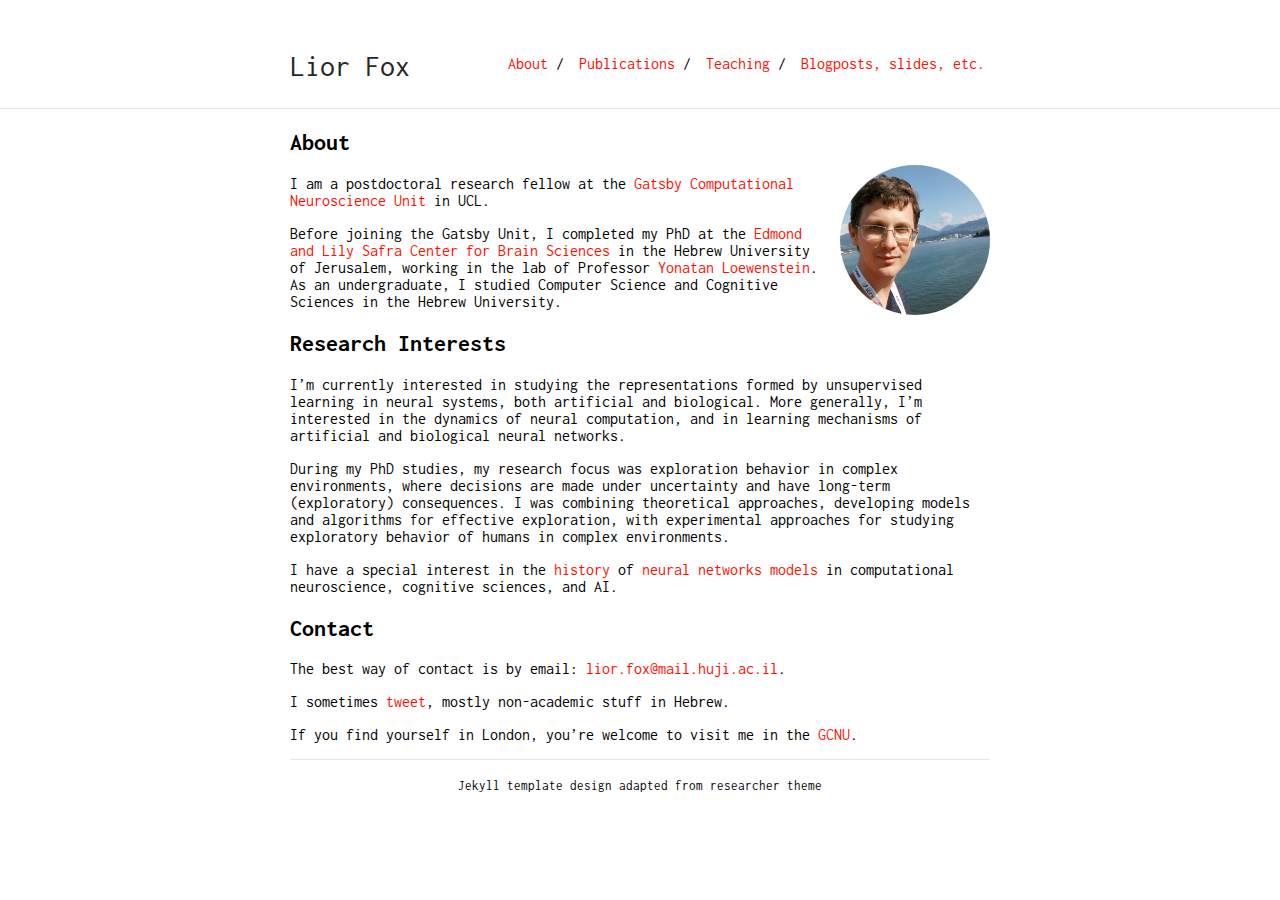
<file: index.html>
<!DOCTYPE html> <html lang="en"> <head> <title>Lior Fox </title> <meta charset="utf-8"> <meta name="viewport" content="width=device-width, initial-scale=1"> <meta name="keywords" content="blog, accent, , Lior Fox, jekyll"> <meta name="author" content=""> <meta name="description" content=""> <link href='https://fonts.googleapis.com/css?family=Inconsolata:400,700' rel='stylesheet' type='text/css'> <link rel="alternate" type="application/rss+xml" title="Lior Fox RSS" href="/feed.xml"/> <link rel="stylesheet" href="/css/main.css"> <meta name="og:description" content=""> <meta name="og:title" content="Lior Fox"> <meta name="og:url" content="https://liorfox.github.io/"> <meta name="og:type" content="article"> <meta name="twitter:card" content="summary"> <meta name="twitter:title" content="Lior Fox"> <meta name="twitter:description" content=""> <meta name="twitter:url" content="https://liorfox.github.io/"> <meta name="twitter:image" content=""> </head> <body> <div class="wrapper"> <div class="navbar container"> <a id="author-name" class="alignable pull-left" href="https://liorfox.github.io">Lior Fox</a> <ul id="navlist" class="alignable pull-right navbar-ul"> <li class="alignable pull-left nav-list"> <a href="/">About</a> / </li> <li class="alignable pull-left nav-list"> <a href="pubs">Publications</a> / </li> <li class="alignable pull-left nav-list"> <a href="teaching">Teaching</a> / </li> <li class="alignable pull-left nav-list"> <a href="other">Blogposts, slides, etc.</a> </li> </ul> </div> <div style="clear:both"></div> <hr> <div class="container content"> <h2 id="about">About</h2> <p><img class="profile-picture" src="avatarsquare.jpg"></p> <p>I am a postdoctoral research fellow at the <a href="https://www.ucl.ac.uk/gatsby/" target="_blank" rel="noopener noreferrer">Gatsby Computational Neuroscience Unit</a> in UCL.</p> <p>Before joining the Gatsby Unit, I completed my PhD at the <a href="https://elsc.huji.ac.il/" target="_blank" rel="noopener noreferrer">Edmond and Lily Safra Center for Brain Sciences</a> in the Hebrew University of Jerusalem, working in the lab of Professor <a href="https://loewenstein.huji.ac.il/" target="_blank" rel="noopener noreferrer">Yonatan Loewenstein</a>. As an undergraduate, I studied Computer Science and Cognitive Sciences in the Hebrew University.</p> <h2 id="research-interests">Research Interests</h2> <p>I’m currently interested in studying the representations formed by unsupervised learning in neural systems, both artificial and biological. More generally, I’m interested in the dynamics of neural computation, and in learning mechanisms of artificial and biological neural networks.</p> <p>During my PhD studies, my research focus was exploration behavior in complex environments, where decisions are made under uncertainty and have long-term (exploratory) consequences. I was combining theoretical approaches, developing models and algorithms for effective exploration, with experimental approaches for studying exploratory behavior of humans in complex environments.</p> <p>I have a special interest in the <a href="https://liorfox.substack.com" target="_blank" rel="noopener noreferrer">history</a> of <a href="history">neural networks models</a> in computational neuroscience, cognitive sciences, and AI.</p> <h2 id="contact">Contact</h2> <p>The best way of contact is by email: <a href="mailto:lior.fox@mail.huji.ac.il">lior.fox@mail.huji.ac.il</a>.</p> <p>I sometimes <a href="https://twitter.com/__lfx" target="_blank" rel="noopener noreferrer">tweet</a>, mostly non-academic stuff in Hebrew.</p> <p>If you find yourself in London, you’re welcome to visit me in the <a href="https://maps.app.goo.gl/78yJoUnorA6SRQE7A" target="_blank" rel="noopener noreferrer">GCNU</a>.</p> <hr> <p style="text-align: center; margin-bottom: 10px"> <small>Jekyll template design adapted from <a target="_blank" style="color: black" href="https://github.com/ankitsultana/researcher" rel="noopener noreferrer">researcher</a> theme</small> </p> </div> </div> </body> <footer> </footer>
</file>
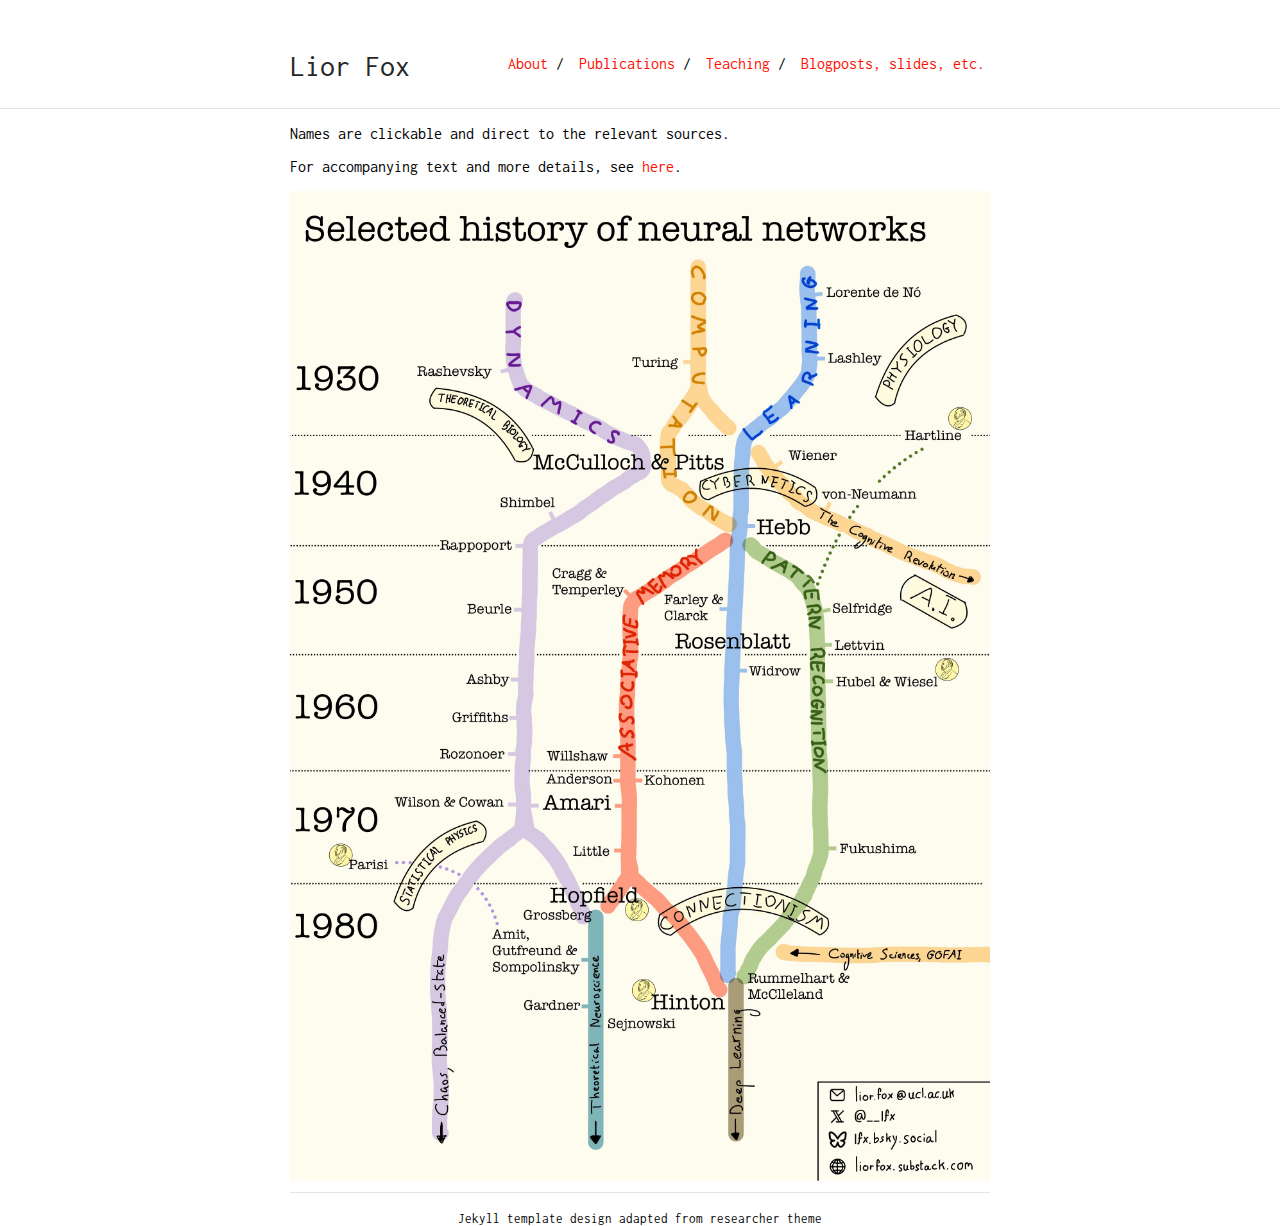
<file: history.html>
<!DOCTYPE html> <html lang="en"> <head> <title>Lior Fox | Selected history of neural networks</title> <meta charset="utf-8"> <meta name="viewport" content="width=device-width, initial-scale=1"> <meta name="keywords" content="blog, accent, , Lior Fox, jekyll"> <meta name="author" content=""> <meta name="description" content=""> <link href='https://fonts.googleapis.com/css?family=Inconsolata:400,700' rel='stylesheet' type='text/css'> <link rel="alternate" type="application/rss+xml" title="Lior Fox RSS" href="/feed.xml"/> <link rel="stylesheet" href="/css/main.css"> <meta name="og:description" content=""> <meta name="og:title" content="Lior Fox"> <meta name="og:url" content="https://liorfox.github.io/history.html"> <meta name="og:type" content="article"> <meta name="twitter:card" content="summary"> <meta name="twitter:title" content="Lior Fox"> <meta name="twitter:description" content=""> <meta name="twitter:url" content="https://liorfox.github.io/history.html"> <meta name="twitter:image" content=""> </head> <body> <div class="wrapper"> <div class="navbar container"> <a id="author-name" class="alignable pull-left" href="https://liorfox.github.io">Lior Fox</a> <ul id="navlist" class="alignable pull-right navbar-ul"> <li class="alignable pull-left nav-list"> <a href="/">About</a> / </li> <li class="alignable pull-left nav-list"> <a href="pubs">Publications</a> / </li> <li class="alignable pull-left nav-list"> <a href="teaching">Teaching</a> / </li> <li class="alignable pull-left nav-list"> <a href="other">Blogposts, slides, etc.</a> </li> </ul> </div> <div style="clear:both"></div> <hr> <div class="container content"> <p>Names are clickable and direct to the relevant sources.</p> <p>For accompanying text and more details, see <a href="https://liorfox.substack.com/p/mapping-out" target="_blank" rel="noopener noreferrer">here</a>.</p> <svg style="width:100%" xmlns="http://www.w3.org/2000/svg" xmlns:xlink="http://www.w3.org/1999/xlink" viewbox="0 0 2182 3086"> <style>.image-mapper-shape{fill:rgba(0,0,0,0)}g:hover .image-mapper-shape{stroke:#110e0e;stroke-width:5px;opacity:70%}</style> <image xlink:href="/assets/nn_timeline_v9.jpeg"></image> <a xlink:href="https://www.sciencedirect.com/science/article/pii/S0303264706002140" target="_blank" xlink:title=""> <g> <rect x="379.20797720797725" y="518.0436847103514" width="267.31054131054134" height="84.95916429249769" class="image-mapper-shape" data-index="1"></rect> </g> </a> <a xlink:href="https://link.springer.com/article/10.1007/BF02478259" target="_blank" xlink:title=""> <g> <rect x="756.343779677113" y="797.7872744539411" width="598.8584995251662" height="74.59829059829065" class="image-mapper-shape" data-index="2"></rect> </g> </a> <a xlink:href="https://www.cs.virginia.edu/~robins/Turing_Paper_1936.pdf" target="_blank" xlink:title=""> <g> <rect x="1050.5925925925928" y="497.3219373219373" width="178.20702754036074" height="76.6704653371321" class="image-mapper-shape" data-index="4"></rect> </g> </a> <a xlink:href="https://journals.sagepub.com/doi/10.1177/10738584231179932" target="_blank" xlink:title=""> <g> <rect x="1653.5954415954416" y="281.8157644824312" width="317.0427350427351" height="62.16524216524215" class="image-mapper-shape" data-index="5"></rect> </g> </a> <a xlink:href="https://pmc.ncbi.nlm.nih.gov/articles/PMC6417981/" target="_blank" xlink:title=""> <g> <rect x="1659.8119658119658" y="489.03323836657165" width="196.85660018993326" height="62.16524216524152" class="image-mapper-shape" data-index="6"></rect> </g> </a> <a xlink:href="https://direct.mit.edu/books/oa-monograph/4581/Cybernetics-or-Control-and-Communication-in-the" target="_blank" xlink:title=""> <g> <rect x="1539.6258309591644" y="777.0655270655271" width="178.20702754036097" height="89.10351377018037" class="image-mapper-shape" data-index="7"></rect> </g> </a> <a xlink:href="https://web.mit.edu/sts.035/www/PDFs/edvac.pdf" target="_blank" xlink:title=""> <g> <rect x="1645.306742640076" y="911.7568850902185" width="314.97056030389376" height="62.16524216524215" class="image-mapper-shape" data-index="8"></rect> </g> </a> <a xlink:href="https://link.springer.com/article/10.1007/BF02478329" target="_blank" xlink:title=""> <g> <rect x="634.08547008547" y="922.1177587844255" width="203.07312440645774" height="84.95916429249758" class="image-mapper-shape" data-index="9"></rect> </g> </a> <a xlink:href="https://link.springer.com/article/10.1007/BF02477821" target="_blank" xlink:title=""> <g> <rect x="451.7340930674264" y="1054.7369420702753" width="256.94966761633435" height="84.95916429249769" class="image-mapper-shape" data-index="10"></rect> </g> </a> <a xlink:href="https://royalsocietypublishing.org/doi/10.1098/rstb.1956.0012" target="_blank" xlink:title=""> <g> <rect x="534.6210826210826" y="1249.5213675213674" width="169.91832858499527" height="91.17568850902194" class="image-mapper-shape" data-index="11"></rect> </g> </a> <a xlink:href="https://psycnet.apa.org/record/1950-02200-000" target="_blank" xlink:title=""> <g> <rect x="1438.0892687559353" y="1005.0047483380816" width="192.7122507122508" height="78.74264007597333" class="image-mapper-shape" data-index="12"></rect> </g> </a> <a xlink:href="https://dl.acm.org/doi/10.1145/1455292.1455310" target="_blank" xlink:title=""> <g> <rect x="1674.3171889838557" y="1259.8822412155746" width="213.43399810066467" height="76.67046533713187" class="image-mapper-shape" data-index="13"></rect> </g> </a> <a xlink:href="https://ieeexplore.ieee.org/document/4065609" target="_blank" xlink:title=""> <g> <rect x="1676.389363722697" y="1382.1405508072176" width="194.78442545109215" height="64.2374169040836" class="image-mapper-shape" data-index="14"></rect> </g> </a> <a xlink:href="https://academic.oup.com/brain/article/78/2/304/412402" target="_blank" xlink:title=""> <g> <rect x="801.9316239316239" y="1145.9126305792972" width="238.30009496676155" height="120.18613485280162" class="image-mapper-shape" data-index="15"></rect> </g> </a> <a xlink:href="https://dl.acm.org/doi/10.1145/1455292.1455309" target="_blank" xlink:title=""> <g> <rect x="1168.7065527065527" y="1245.3770180436848" width="188.5679012345679" height="93.24786324786328" class="image-mapper-shape" data-index="16"></rect> </g> </a> <a xlink:href="https://www.nature.com/articles/196561a0" target="_blank" xlink:title=""> <g> <rect x="534.6210826210827" y="1475.3884140550806" width="171.9905033238366" height="78.74264007597344" class="image-mapper-shape" data-index="18"></rect> </g> </a> <a xlink:href="https://www.sciencedirect.com/science/article/pii/S0006349563868228" target="_blank" xlink:title=""> <g> <rect x="491.1054131054131" y="1587.2858499525166" width="205.14529914529913" height="82.88698955365612" class="image-mapper-shape" data-index="19"></rect> </g> </a> <a xlink:href="https://www.mathnet.ru/php/archive.phtml?wshow=paper&amp;jrnid=at&amp;paperid=10171&amp;option_lang=eng" target="_blank" xlink:title=""> <g> <rect x="453.8062678062678" y="1703.3276353276353" width="230.01139601139607" height="87.03133903133903" class="image-mapper-shape" data-index="20"></rect> </g> </a> <a xlink:href="https://pubmed.ncbi.nlm.nih.gov/4332108/" target="_blank" xlink:title=""> <g> <rect x="314.97056030389365" y="1854.596391263058" width="354.34188034188037" height="91.17568850902171" class="image-mapper-shape" data-index="21"></rect> </g> </a> <a xlink:href="https://ieeexplore.ieee.org/document/4309193" target="_blank" xlink:title=""> <g> <rect x="774.9933523266857" y="1864.957264957265" width="113.96961063627725" height="87.03133903133903" class="image-mapper-shape" data-index="22"></rect> </g> </a> <a xlink:href="https://ieeexplore.ieee.org/document/1672070" target="_blank" xlink:title=""> <g> <rect x="899.3238366571701" y="1867.0294396961062" width="130.5470085470091" height="84.95916429249769" class="image-mapper-shape" data-index="24"></rect> </g> </a> <a xlink:href="https://www.pnas.org/doi/10.1073/pnas.79.8.2554" target="_blank" xlink:title=""> <g> <rect x="785.3542260208927" y="2138.4843304843303" width="306.68186134852806" height="93.24786324786328" class="image-mapper-shape" data-index="25"></rect> </g> </a> <a xlink:href="https://ieeexplore.ieee.org/document/6313075" target="_blank" xlink:title=""> <g> <rect x="710.7559354226021" y="2237.948717948718" width="244.5166191832859" height="45.58784425451131" class="image-mapper-shape" data-index="26"></rect> </g> </a> <a xlink:href="https://journals.aps.org/prl/abstract/10.1103/PhysRevLett.55.1530" target="_blank" xlink:title=""> <g> <rect x="623.724596391263" y="2293.8974358974365" width="302.53751187084526" height="174.06267806267806" class="image-mapper-shape" data-index="27"></rect> </g> </a> <a xlink:href="https://iopscience.iop.org/article/10.1088/0305-4470/21/1/030" target="_blank" xlink:title=""> <g> <rect x="696.2507122507122" y="2501.1149097815764" width="223.79487179487182" height="68.38176638176628" class="image-mapper-shape" data-index="28"></rect> </g> </a> <a xlink:href="https://mitpress.mit.edu/9780262680530/parallel-distributed-processing-volume-1/" target="_blank" xlink:title=""> <g> <rect x="1421.5118708452042" y="2422.3722697056032" width="341.90883190883187" height="103.60873694207021" class="image-mapper-shape" data-index="29"></rect> </g> </a> <a xlink:href="https://link.springer.com/article/10.1007/BF00344251" target="_blank" xlink:title=""> <g> <rect x="1697.111111111111" y="2016.2260208926875" width="263.16619183285843" height="64.23741690408337" class="image-mapper-shape" data-index="30"></rect> </g> </a> <a xlink:href="https://physoc.onlinelibrary.wiley.com/doi/abs/10.1113/jphysiol.1962.sp006837" target="_blank" xlink:title=""> <g> <rect x="1688.8224121557455" y="1494.0379867046533" width="329.4757834757834" height="68.38176638176651" class="image-mapper-shape" data-index="31"></rect> </g> </a> <a xlink:href="https://www.ling.upenn.edu/courses/cogs501/Rosenblatt1958.pdf" target="_blank" xlink:title=""> <g> <rect x="1181.1396011396012" y="1353.1301044634379" width="389.5688509021843" height="87.03133903133903" class="image-mapper-shape" data-index="32"></rect> </g> </a> <a xlink:href="https://link.springer.com/chapter/10.1007/978-1-4684-1716-6_25" target="_blank" xlink:title=""> <g> <rect x="1413.2231718898386" y="1456.738841405508" width="194.78442545109215" height="74.59829059829053" class="image-mapper-shape" data-index="33"></rect> </g> </a> <a xlink:href="https://journals.physiology.org/doi/abs/10.1152/ajplegacy.1938.121.2.400" target="_blank" xlink:title=""> <g> <rect x="1893.9677113010446" y="729.4055080721747" width="209.2896486229822" height="70.45394112060785" class="image-mapper-shape" data-index="34"></rect> </g> </a> <a xlink:href="https://www.nature.com/articles/222960a0" target="_blank" xlink:title=""> <g> <rect x="799.8594491927824" y="1724.0493827160494" width="203.07312440645785" height="60.093067426400694" class="image-mapper-shape" data-index="35"></rect> </g> </a> <a xlink:href="https://www.sciencedirect.com/science/article/pii/0025556472900752" target="_blank" xlink:title=""> <g> <rect x="789.4985754985755" y="1794.5033238366573" width="219.65052231718892" height="55.948717948717785" class="image-mapper-shape" data-index="36"></rect> </g> </a> <a xlink:href="https://ieeexplore.ieee.org/document/5008975" target="_blank" xlink:title=""> <g> <rect x="1089.9639126305794" y="1800.7198480531815" width="209.28964862298176" height="66.30959164292494" class="image-mapper-shape" data-index="37"></rect> </g> </a> <a xlink:href="https://link.springer.com/chapter/10.1007/978-1-4613-0411-1_12" target="_blank" xlink:title=""> <g> <rect x="862.0246913580247" y="2018.2981956315289" width="161.62962962962956" height="76.67046533713255" class="image-mapper-shape" data-index="38"></rect> </g> </a> <a xlink:href="https://www.nature.com/articles/323533a0" target="_blank" xlink:title=""> <g> <rect x="1123.1187084520418" y="2492.826210826211" width="242.44444444444434" height="68.38176638176628" class="image-mapper-shape" data-index="39"></rect> </g> </a> <a xlink:href="https://onlinelibrary.wiley.com/doi/10.1207/s15516709cog0901_7" target="_blank" xlink:title=""> <g> <rect x="973.9221272554605" y="2569.496676163343" width="236.22792022792032" height="55.948717948717785" class="image-mapper-shape" data-index="40"></rect> </g> </a> <a xlink:href="https://journals.aps.org/prl/abstract/10.1103/PhysRevLett.43.1754" target="_blank" xlink:title=""> <g> <rect x="161.62962962962962" y="2068.0303893637224" width="167.84615384615392" height="58.02089268755935" class="image-mapper-shape" data-index="41"></rect> </g> </a> </svg> <hr> <p style="text-align: center; margin-bottom: 10px"> <small>Jekyll template design adapted from <a target="_blank" style="color: black" href="https://github.com/ankitsultana/researcher" rel="noopener noreferrer">researcher</a> theme</small> </p> </div> </div> </body> <footer> </footer>
</file>
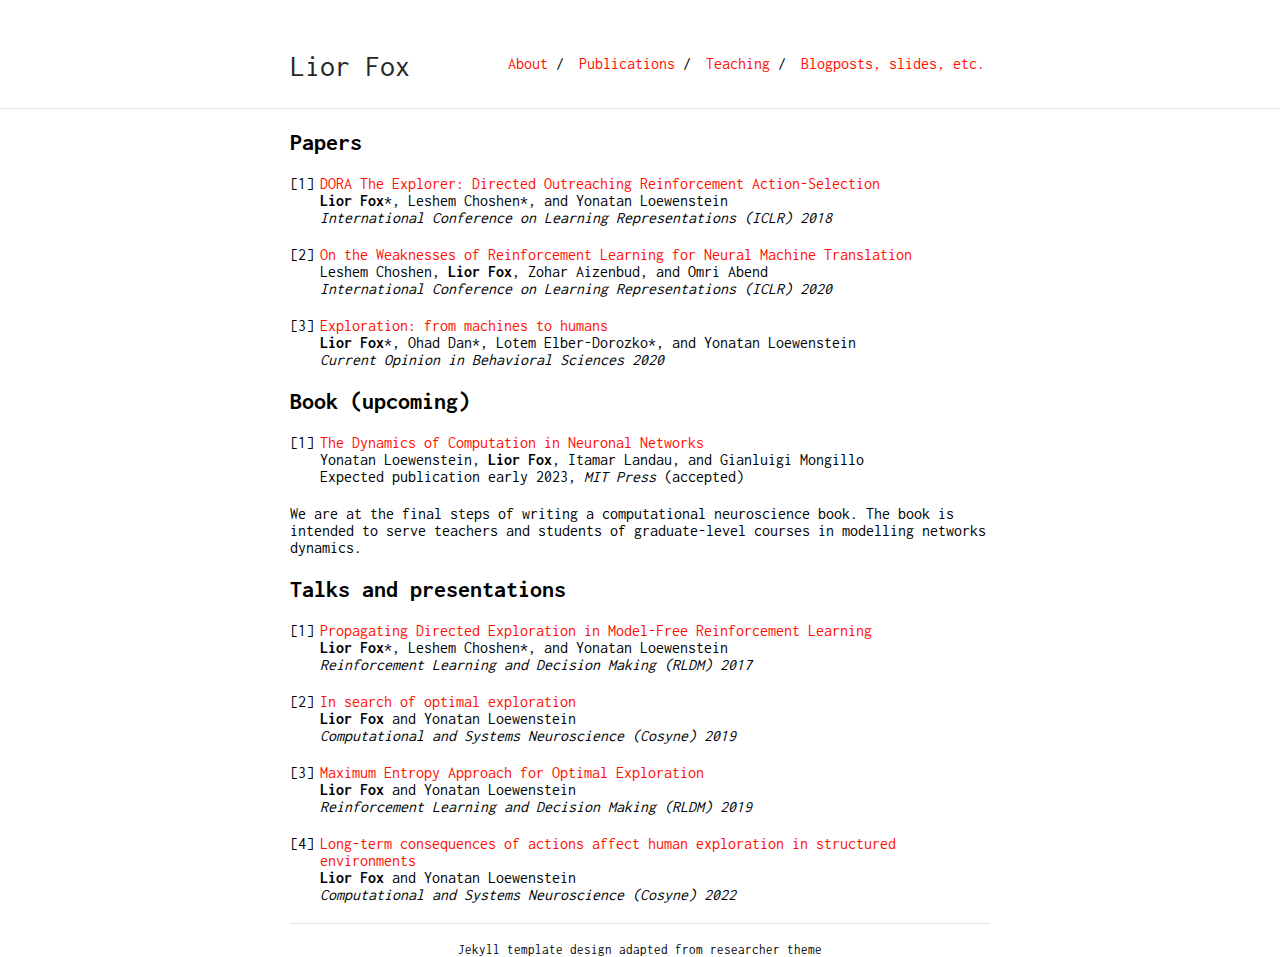
<file: old_pubs.html>
<!DOCTYPE html> <html lang="en"> <head> <title>Lior Fox | Publications</title> <meta charset="utf-8"> <meta name="viewport" content="width=device-width, initial-scale=1"> <meta name="keywords" content="blog, accent, , Lior Fox, jekyll"> <meta name="author" content=""> <meta name="description" content=""> <link href='https://fonts.googleapis.com/css?family=Inconsolata:400,700' rel='stylesheet' type='text/css'> <link rel="alternate" type="application/rss+xml" title="Lior Fox RSS" href="/feed.xml"/> <link rel="stylesheet" href="/css/main.css"> <meta name="og:description" content=""> <meta name="og:title" content="Lior Fox"> <meta name="og:url" content="https://liorfox.github.io/old_pubs.html"> <meta name="og:type" content="article"> <meta name="twitter:card" content="summary"> <meta name="twitter:title" content="Lior Fox"> <meta name="twitter:description" content=""> <meta name="twitter:url" content="https://liorfox.github.io/old_pubs.html"> <meta name="twitter:image" content=""> </head> <body> <div class="wrapper"> <div class="navbar container"> <a id="author-name" class="alignable pull-left" href="https://liorfox.github.io">Lior Fox</a> <ul id="navlist" class="alignable pull-right navbar-ul"> <li class="alignable pull-left nav-list"> <a href="/">About</a> / </li> <li class="alignable pull-left nav-list"> <a href="pubs">Publications</a> / </li> <li class="alignable pull-left nav-list"> <a href="teaching">Teaching</a> / </li> <li class="alignable pull-left nav-list"> <a href="other">Blogposts, slides, etc.</a> </li> </ul> </div> <div style="clear:both"></div> <hr> <div class="container content"> <h2 id="papers">Papers</h2> <ol> <li> <a href="https://openreview.net/forum?id=ry1arUgCW" target="_blank" rel="noopener noreferrer">DORA The Explorer: Directed Outreaching Reinforcement Action-Selection</a><br><strong>Lior Fox</strong>*, Leshem Choshen*, and Yonatan Loewenstein<br><em>International Conference on Learning Representations (ICLR) 2018</em> </li> <li> <a href="https://openreview.net/forum?id=H1eCw3EKvH" target="_blank" rel="noopener noreferrer">On the Weaknesses of Reinforcement Learning for Neural Machine Translation</a><br>Leshem Choshen, <strong>Lior Fox</strong>, Zohar Aizenbud, and Omri Abend <br><em>International Conference on Learning Representations (ICLR) 2020</em> </li> <li> <a href="https://www.sciencedirect.com/science/article/pii/S2352154620301236" target="_blank" rel="noopener noreferrer">Exploration: from machines to humans</a><br><strong>Lior Fox</strong>*, Ohad Dan*, Lotem Elber-Dorozko*, and Yonatan Loewenstein<br><em>Current Opinion in Behavioral Sciences 2020</em> </li> </ol> <h2 id="book-upcoming">Book (upcoming)</h2> <ol> <li> <mark>The Dynamics of Computation in Neuronal Networks</mark><br> Yonatan Loewenstein, <strong>Lior Fox</strong>, Itamar Landau, and Gianluigi Mongillo<br> Expected publication early 2023, <em>MIT Press</em> (accepted)</li> </ol> <p>We are at the final steps of writing a computational neuroscience book. The book is intended to serve teachers and students of graduate-level courses in modelling networks dynamics.</p> <h2 id="talks-and-presentations">Talks and presentations</h2> <ol> <li> <mark>Propagating Directed Exploration in Model-Free Reinforcement Learning</mark><br><strong>Lior Fox</strong>*, Leshem Choshen*, and Yonatan Loewenstein<br> <em>Reinforcement Learning and Decision Making (RLDM) 2017</em> </li> <li> <mark>In search of optimal exploration</mark><br><strong>Lior Fox</strong> and Yonatan Loewenstein<br> <em>Computational and Systems Neuroscience (Cosyne) 2019</em> </li> <li> <mark>Maximum Entropy Approach for Optimal Exploration</mark><br><strong>Lior Fox</strong> and Yonatan Loewenstein <br><em>Reinforcement Learning and Decision Making (RLDM) 2019</em> </li> <li> <mark>Long-term consequences of actions affect human exploration in structured environments</mark><br> <strong>Lior Fox</strong> and Yonatan Loewenstein <br> <em>Computational and Systems Neuroscience (Cosyne) 2022</em> </li> </ol> <hr> <p style="text-align: center; margin-bottom: 10px"> <small>Jekyll template design adapted from <a target="_blank" style="color: black" href="https://github.com/ankitsultana/researcher" rel="noopener noreferrer">researcher</a> theme</small> </p> </div> </div> </body> <footer> </footer>
</file>
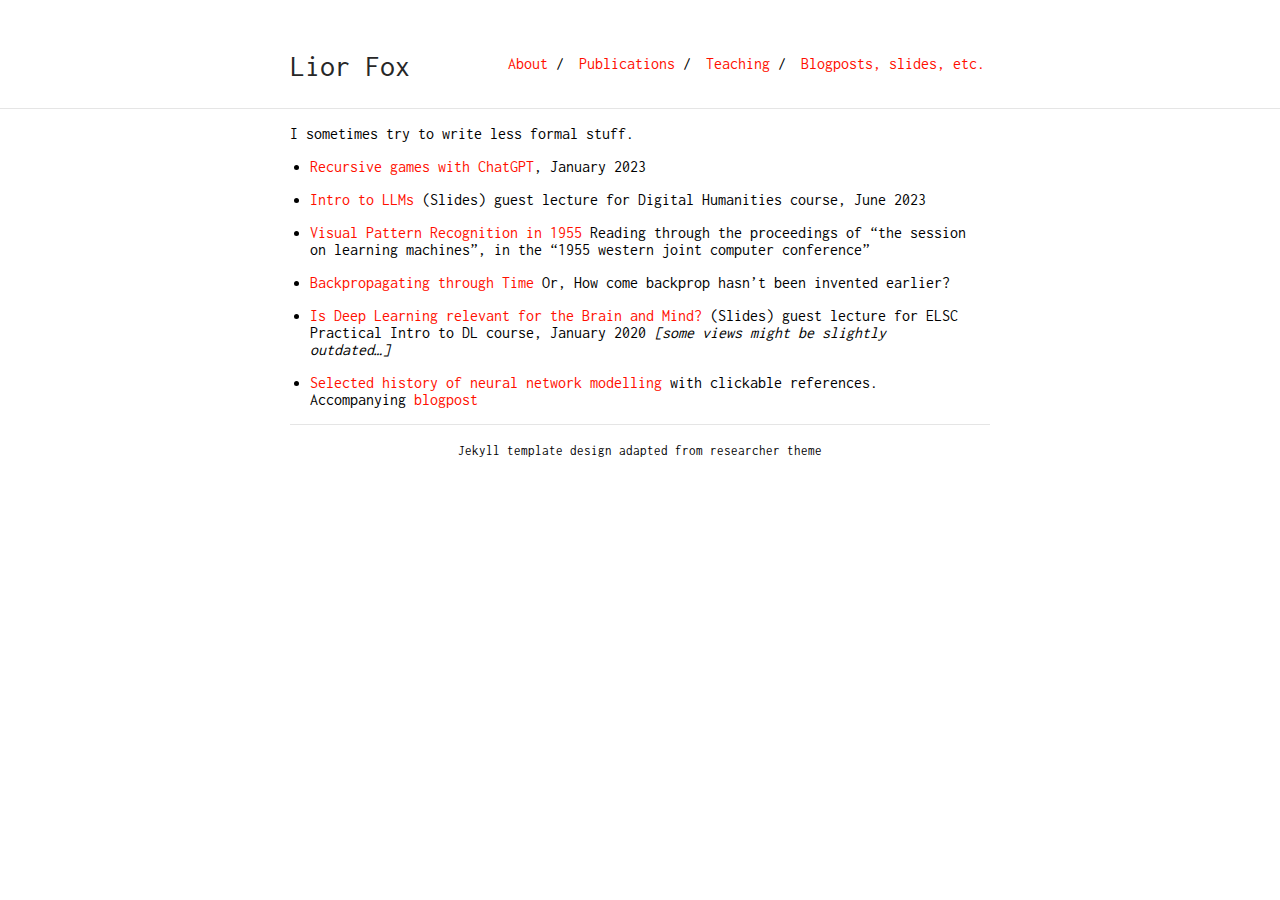
<file: other.html>
<!DOCTYPE html> <html lang="en"> <head> <title>Lior Fox | Blogposts, slides, and other stuff</title> <meta charset="utf-8"> <meta name="viewport" content="width=device-width, initial-scale=1"> <meta name="keywords" content="blog, accent, , Lior Fox, jekyll"> <meta name="author" content=""> <meta name="description" content=""> <link href='https://fonts.googleapis.com/css?family=Inconsolata:400,700' rel='stylesheet' type='text/css'> <link rel="alternate" type="application/rss+xml" title="Lior Fox RSS" href="/feed.xml"/> <link rel="stylesheet" href="/css/main.css"> <meta name="og:description" content=""> <meta name="og:title" content="Lior Fox"> <meta name="og:url" content="https://liorfox.github.io/other.html"> <meta name="og:type" content="article"> <meta name="twitter:card" content="summary"> <meta name="twitter:title" content="Lior Fox"> <meta name="twitter:description" content=""> <meta name="twitter:url" content="https://liorfox.github.io/other.html"> <meta name="twitter:image" content=""> </head> <body> <div class="wrapper"> <div class="navbar container"> <a id="author-name" class="alignable pull-left" href="https://liorfox.github.io">Lior Fox</a> <ul id="navlist" class="alignable pull-right navbar-ul"> <li class="alignable pull-left nav-list"> <a href="/">About</a> / </li> <li class="alignable pull-left nav-list"> <a href="pubs">Publications</a> / </li> <li class="alignable pull-left nav-list"> <a href="teaching">Teaching</a> / </li> <li class="alignable pull-left nav-list"> <a href="other">Blogposts, slides, etc.</a> </li> </ul> </div> <div style="clear:both"></div> <hr> <div class="container content"> <p>I sometimes try to write less formal stuff.</p> <ul> <li> <p><a href="https://gist.github.com/liorfox/a5dc1d9a3fac894591666056971979ae" target="_blank" rel="noopener noreferrer">Recursive games with ChatGPT</a>, January 2023</p> </li> <li> <p><a href="assets/pdf/dh_llms.pdf" target="_blank">Intro to LLMs</a> (Slides) guest lecture for Digital Humanities course, June 2023</p> </li> <li> <p><a href="https://liorfox.substack.com/p/visual-pattern-recognition-in-1955" target="_blank" rel="noopener noreferrer">Visual Pattern Recognition in 1955</a> Reading through the proceedings of “the session on learning machines”, in the “1955 western joint computer conference”</p> </li> <li> <p><a href="https://liorfox.substack.com/p/backpropagating-through-time" target="_blank" rel="noopener noreferrer">Backpropagating through Time</a> Or, How come backprop hasn’t been invented earlier?</p> </li> <li> <p><a href="assets/pdf/dl_course_jan20.pdf" target="_blank">Is Deep Learning relevant for the Brain and Mind?</a> (Slides) guest lecture for ELSC Practical Intro to DL course, January 2020 <em>[some views might be slightly outdated…]</em></p> </li> <li> <p><a href="history">Selected history of neural network modelling</a> with clickable references. Accompanying <a href="" target="_blank">blogpost</a></p> </li> </ul> <hr> <p style="text-align: center; margin-bottom: 10px"> <small>Jekyll template design adapted from <a target="_blank" style="color: black" href="https://github.com/ankitsultana/researcher" rel="noopener noreferrer">researcher</a> theme</small> </p> </div> </div> </body> <footer> </footer>
</file>
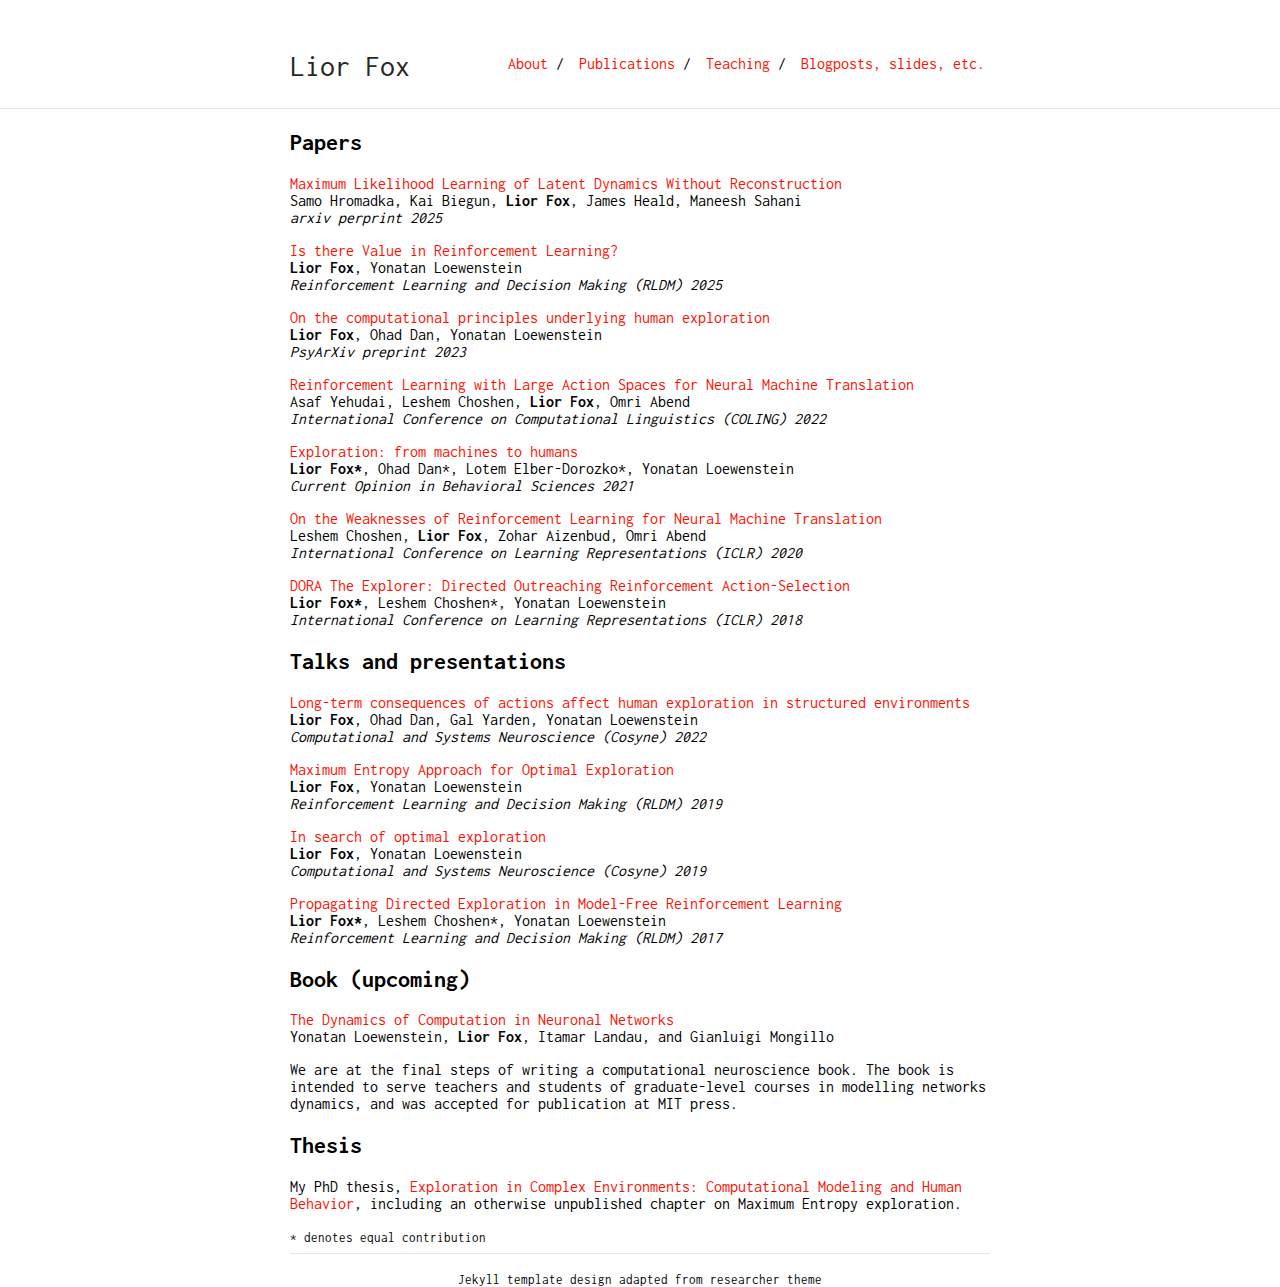
<file: pubs.html>
<!DOCTYPE html> <html lang="en"> <head> <title>Lior Fox | Publications</title> <meta charset="utf-8"> <meta name="viewport" content="width=device-width, initial-scale=1"> <meta name="keywords" content="blog, accent, , Lior Fox, jekyll"> <meta name="author" content=""> <meta name="description" content=""> <link href='https://fonts.googleapis.com/css?family=Inconsolata:400,700' rel='stylesheet' type='text/css'> <link rel="alternate" type="application/rss+xml" title="Lior Fox RSS" href="/feed.xml"/> <link rel="stylesheet" href="/css/main.css"> <meta name="og:description" content=""> <meta name="og:title" content="Lior Fox"> <meta name="og:url" content="https://liorfox.github.io/pubs.html"> <meta name="og:type" content="article"> <meta name="twitter:card" content="summary"> <meta name="twitter:title" content="Lior Fox"> <meta name="twitter:description" content=""> <meta name="twitter:url" content="https://liorfox.github.io/pubs.html"> <meta name="twitter:image" content=""> </head> <body> <div class="wrapper"> <div class="navbar container"> <a id="author-name" class="alignable pull-left" href="https://liorfox.github.io">Lior Fox</a> <ul id="navlist" class="alignable pull-right navbar-ul"> <li class="alignable pull-left nav-list"> <a href="/">About</a> / </li> <li class="alignable pull-left nav-list"> <a href="pubs">Publications</a> / </li> <li class="alignable pull-left nav-list"> <a href="teaching">Teaching</a> / </li> <li class="alignable pull-left nav-list"> <a href="other">Blogposts, slides, etc.</a> </li> </ul> </div> <div style="clear:both"></div> <hr> <div class="container content"> <h2>Papers</h2> <div> <p> <a href="https://arxiv.org/abs/2505.23569" target="_blank" rel="noopener noreferrer">Maximum Likelihood Learning of Latent Dynamics Without Reconstruction </a><br> Samo Hromadka, Kai Biegun, <strong>Lior Fox</strong>, James Heald, Maneesh Sahani <br> <em>arxiv perprint 2025</em> </p> <p> <a href="https://arxiv.org/abs/2505.04822" target="_blank" rel="noopener noreferrer">Is there Value in Reinforcement Learning? </a><br> <strong>Lior Fox</strong>, Yonatan Loewenstein <br> <em>Reinforcement Learning and Decision Making (RLDM) 2025</em> </p> <p> <a href="https://psyarxiv.com/s96b2/" target="_blank" rel="noopener noreferrer">On the computational principles underlying human exploration </a><br> <strong>Lior Fox</strong>, Ohad Dan, Yonatan Loewenstein <br> <em>PsyArXiv preprint 2023</em> </p> <p> <a href="http://arxiv.org/abs/2210.03053" target="_blank" rel="noopener noreferrer">Reinforcement Learning with Large Action Spaces for Neural Machine Translation </a><br> Asaf Yehudai, Leshem Choshen, <strong>Lior Fox</strong>, Omri Abend <br> <em>International Conference on Computational Linguistics (COLING) 2022</em> </p> <p> <a href="https://www.sciencedirect.com/science/article/pii/S2352154620301236" target="_blank" rel="noopener noreferrer">Exploration: from machines to humans </a><br> <strong>Lior Fox*</strong>, Ohad Dan*, Lotem Elber-Dorozko*, Yonatan Loewenstein <br> <em>Current Opinion in Behavioral Sciences 2021</em> </p> <p> <a href="https://openreview.net/forum?id=H1eCw3EKvH" target="_blank" rel="noopener noreferrer">On the Weaknesses of Reinforcement Learning for Neural Machine Translation </a><br> Leshem Choshen, <strong>Lior Fox</strong>, Zohar Aizenbud, Omri Abend <br> <em>International Conference on Learning Representations (ICLR) 2020</em> </p> <p> <a href="https://openreview.net/forum?id=ry1arUgCW" target="_blank" rel="noopener noreferrer">DORA The Explorer: Directed Outreaching Reinforcement Action-Selection </a><br> <strong>Lior Fox*</strong>, Leshem Choshen*, Yonatan Loewenstein <br> <em>International Conference on Learning Representations (ICLR) 2018</em> </p> </div> <h2>Talks and presentations</h2> <div> <p> <mark>Long-term consequences of actions affect human exploration in structured environments </mark><br> <strong>Lior Fox</strong>, Ohad Dan, Gal Yarden, Yonatan Loewenstein <br> <em>Computational and Systems Neuroscience (Cosyne) 2022</em> </p> <p> <mark>Maximum Entropy Approach for Optimal Exploration </mark><br> <strong>Lior Fox</strong>, Yonatan Loewenstein <br> <em>Reinforcement Learning and Decision Making (RLDM) 2019</em> </p> <p> <mark>In search of optimal exploration </mark><br> <strong>Lior Fox</strong>, Yonatan Loewenstein <br> <em>Computational and Systems Neuroscience (Cosyne) 2019</em> </p> <p> <mark>Propagating Directed Exploration in Model-Free Reinforcement Learning </mark><br> <strong>Lior Fox*</strong>, Leshem Choshen*, Yonatan Loewenstein <br> <em>Reinforcement Learning and Decision Making (RLDM) 2017</em> </p> </div> <h2 id="book-upcoming">Book (upcoming)</h2> <p><mark>The Dynamics of Computation in Neuronal Networks</mark><br> Yonatan Loewenstein, <strong>Lior Fox</strong>, Itamar Landau, and Gianluigi Mongillo<br></p> <p>We are at the final steps of writing a computational neuroscience book. The book is intended to serve teachers and students of graduate-level courses in modelling networks dynamics, and was accepted for publication at MIT press.</p> <h2 id="thesis">Thesis</h2> <p>My PhD thesis, <a href="assets/pdf/lf_thesis.pdf" target="_blank">Exploration in Complex Environments: Computational Modeling and Human Behavior</a>, including an otherwise unpublished chapter on Maximum Entropy exploration.</p> <small>* denotes equal contribution</small> <hr> <p style="text-align: center; margin-bottom: 10px"> <small>Jekyll template design adapted from <a target="_blank" style="color: black" href="https://github.com/ankitsultana/researcher" rel="noopener noreferrer">researcher</a> theme</small> </p> </div> </div> </body> <footer> </footer>
</file>
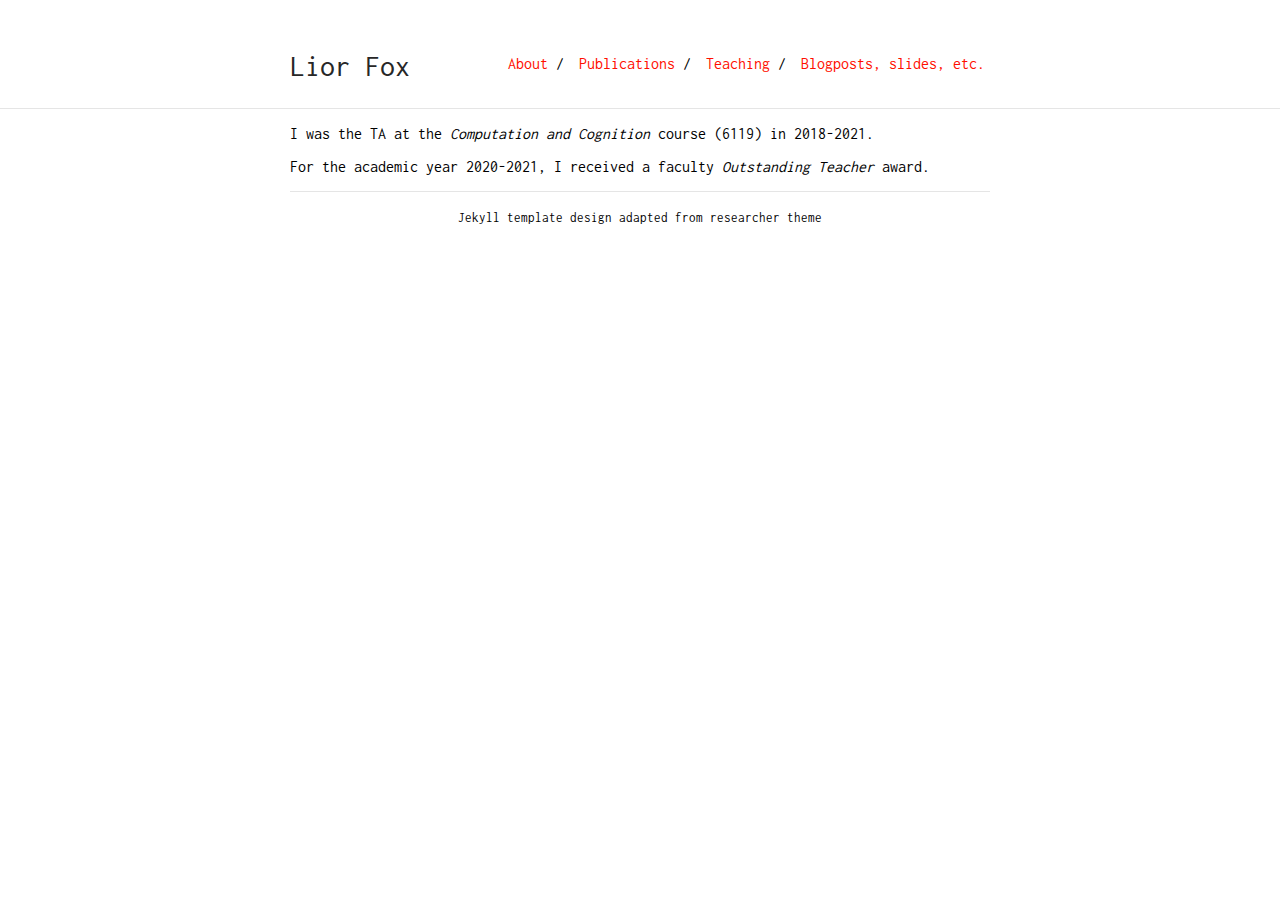
<file: teaching.html>
<!DOCTYPE html> <html lang="en"> <head> <title>Lior Fox | Teaching</title> <meta charset="utf-8"> <meta name="viewport" content="width=device-width, initial-scale=1"> <meta name="keywords" content="blog, accent, , Lior Fox, jekyll"> <meta name="author" content=""> <meta name="description" content=""> <link href='https://fonts.googleapis.com/css?family=Inconsolata:400,700' rel='stylesheet' type='text/css'> <link rel="alternate" type="application/rss+xml" title="Lior Fox RSS" href="/feed.xml"/> <link rel="stylesheet" href="/css/main.css"> <meta name="og:description" content=""> <meta name="og:title" content="Lior Fox"> <meta name="og:url" content="https://liorfox.github.io/teaching.html"> <meta name="og:type" content="article"> <meta name="twitter:card" content="summary"> <meta name="twitter:title" content="Lior Fox"> <meta name="twitter:description" content=""> <meta name="twitter:url" content="https://liorfox.github.io/teaching.html"> <meta name="twitter:image" content=""> </head> <body> <div class="wrapper"> <div class="navbar container"> <a id="author-name" class="alignable pull-left" href="https://liorfox.github.io">Lior Fox</a> <ul id="navlist" class="alignable pull-right navbar-ul"> <li class="alignable pull-left nav-list"> <a href="/">About</a> / </li> <li class="alignable pull-left nav-list"> <a href="pubs">Publications</a> / </li> <li class="alignable pull-left nav-list"> <a href="teaching">Teaching</a> / </li> <li class="alignable pull-left nav-list"> <a href="other">Blogposts, slides, etc.</a> </li> </ul> </div> <div style="clear:both"></div> <hr> <div class="container content"> <p>I was the TA at the <em>Computation and Cognition</em> course (6119) in 2018-2021.</p> <p>For the academic year 2020-2021, I received a faculty <em>Outstanding Teacher</em> award.</p> <hr> <p style="text-align: center; margin-bottom: 10px"> <small>Jekyll template design adapted from <a target="_blank" style="color: black" href="https://github.com/ankitsultana/researcher" rel="noopener noreferrer">researcher</a> theme</small> </p> </div> </div> </body> <footer> </footer>
</file>
<file: css/main.css>
html{height:100%;margin:0;padding:0}body{margin:0;font-family:"Inconsolata";height:100%}a{text-decoration:none;color:#ff0f00}mark{background-color:#fff;text-decoration:none;color:#ff0f00}a:hover{text-decoration:underline}hr{border:0;height:0;border-top:1px solid rgba(0,0,0,.1);border-bottom:1px solid hsla(0,0,100%,.3)}#author-name{font-size:30px;color:#272727;display:inline-block}.navbar{padding:50px 0 50px 0}.navbar-ul{display:inline-block;margin:0;padding:5px 0 5px 0;margin-left:20px}.nav-list{list-style-type:none;margin:0 5px 0 10px}.alignable,.pull-right,.pull-left{display:inline-block}.pull-left{float:left}.pull-right{float:right}.container{max-width:700px;margin:auto}.wrapper{min-height:100%}#ins-logo{margin:auto;display:block;max-height:100px;text-align:center}@media(max-width:800px){.container{max-width:600px;transition:.3s ease all}}@media(max-width:650px){.container{max-width:83%}.navbar-ul{margin-top:5px}}@media(max-width:500px){.navbar{text-align:center;padding:50px 0 0 0}#author-name{width:100%;float:none}#navlist{padding:10px 0 10px 0;margin:0;display:block;float:none;text-align:center;width:100%}#navlist li.alignable,#navlist li.pull-left,#navlist li.pull-right{display:inline-block}#navlist li.pull-left{float:none}#navlist li.nav-list{margin:0}}.content a:hover{text-decoration:underline}.content ol{counter-reset:list}.content ol>li{list-style-position:none;position:relative;list-style:none;margin-top:5px;margin-bottom:20px}.content ul>li{margin:5px 0 5px 0}.content ul{padding:0 20px 0 20px}.content ol{padding:0 30px 0 30px}.content ol>li:before{content:"[" counter(list,decimal) "] ";counter-increment:list;position:absolute;left:-30px}.content blockquote{border-left:5px solid #333;margin:20px 0 20px 0;padding:2px 8px 2px 8px;font-style:italic}.content .profile-picture{width:150px;height:150px;position:relative;margin:-10px 0 15px 15px;float:right;border-radius:50%}p .content .profile-picture{padding:0;margin:0}@media(max-width:480px){.content .profile-picture img{margin-top:-5px}}.content img{text-align:center;width:100%}table{margin:15px 0;border-collapse:collapse;width:100%;padding:0}table tr{border-top:1px solid #ccc;background-color:#fff;margin:0;padding:0}table tr:nth-child(2n){background-color:#f8f8f8}table tr th{font-weight:bold;border:1px solid #ccc;text-align:left;margin:0;padding:6px 13px}table tr td{border:1px solid #ccc;text-align:left;margin:0;padding:6px 13px}table tr th :first-child,table tr td :first-child{margin:0}table tr th :last-child,table tr td :last-child{margin:0}
</file>
